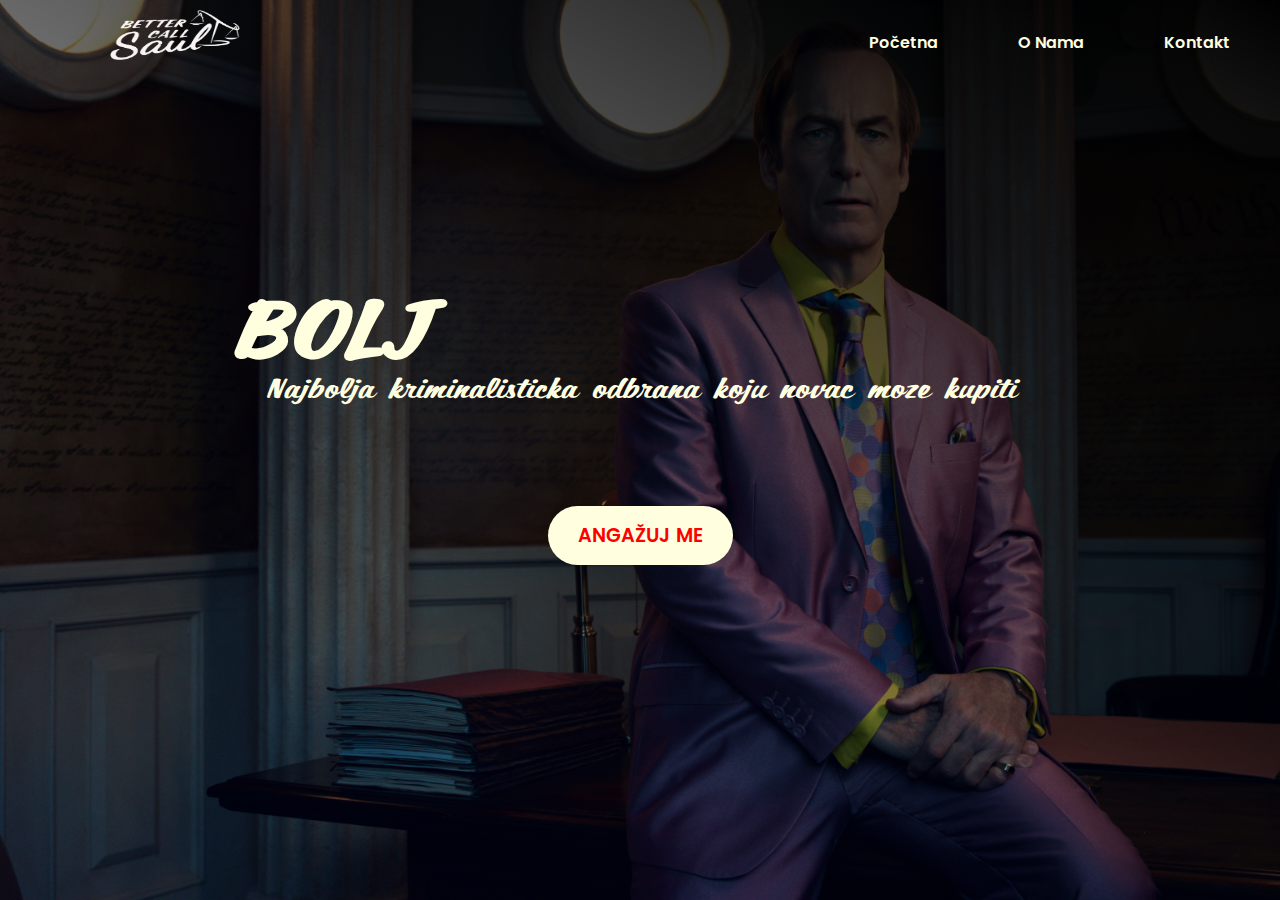
<file: BCS first website ever/index.html>
<!DOCTYPE html>
<html>
<head>
	
	<meta charset="utf-8">
	<meta name="viewport" content="width=device-width, initial-scale=1.0">
	<title>Poečetna</title>
	
	<link rel="stylesheet" type="text/css" href="style.css">
	<link rel="preconnect" href="https://fonts.googleapis.com">
<link rel="preconnect" href="https://fonts.gstatic.com" crossorigin>
<link href="https://fonts.googleapis.com/css2?family=Poppins:ital,wght@0,200;0,600;1,200&display=swap" rel="stylesheet">
</head>
<body>
<header>
	<img class="logo"src="img/logo1.png">
		
	<div class="main-menu">
		<ul>
			<li><a href="index.html">Početna</a></li>
			<li><a href="ONama.html">O nama</a></li>
			
			<li><a href="kontakt.html">Kontakt</a></li>
		</ul>
		
	</div>
</header>
<div class="tx">
	
	<h1>BOLJE POZOVI SAULA</h1>
	<p>Najbolja kriminalisticka odbrana koju novac moze kupiti</p>
</div>

<div class="container">
	<a href="kontakt.html"><button class='btn'>ANGAŽUJ ME</button></a>
	


</div>



<script src="script.js"></script>
</body>
</html>
</file>
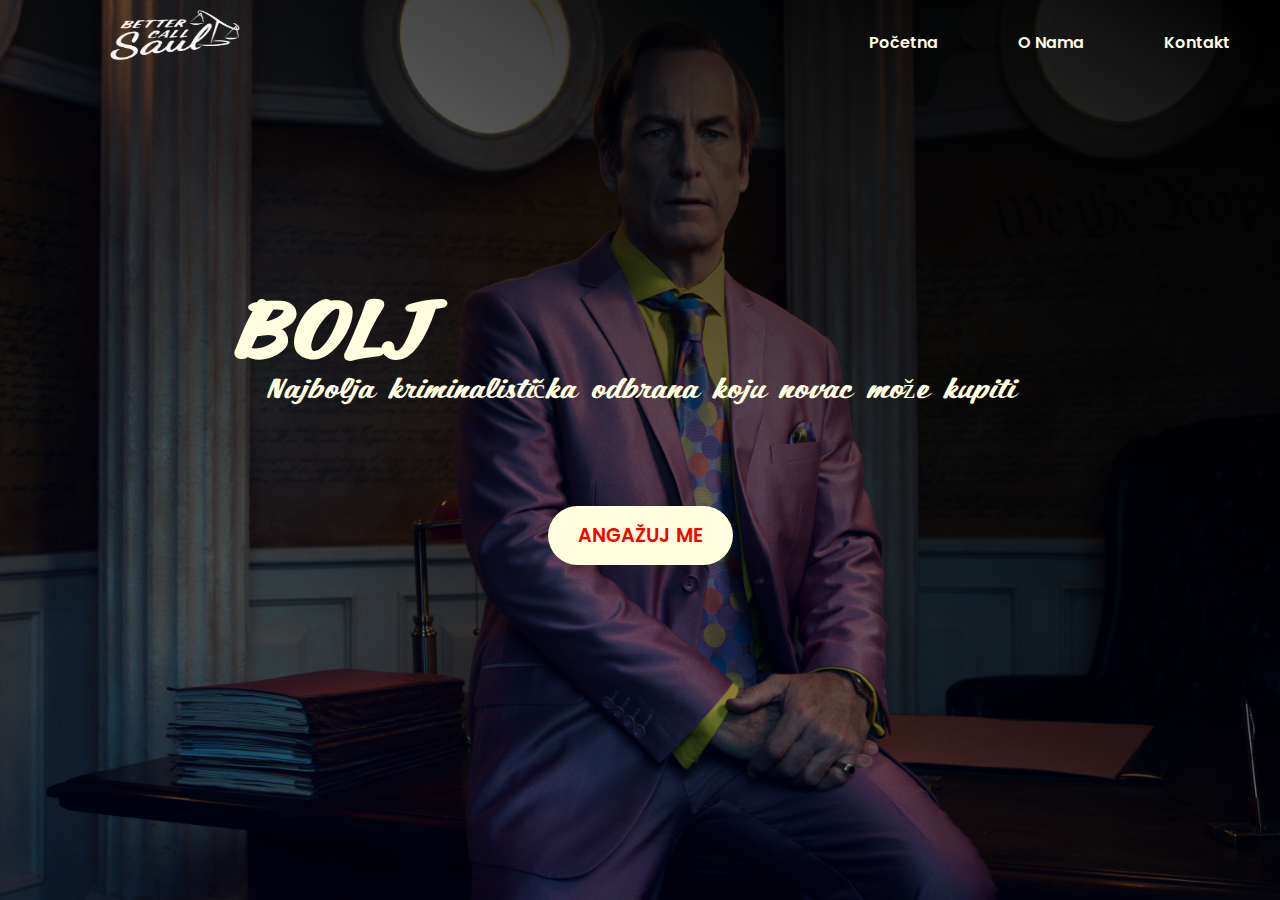
<file: epos-main/BCS first website ever/index.html>
<!DOCTYPE html>
<html>
<head>
	<meta charset="utf-8">
	<meta name="viewport" content="width=device-width, initial-scale=1.0">
	<title>Poečetna</title>
	<link rel="stylesheet" type="text/css" href="css/style.css">
	<link rel="preconnect" href="https://fonts.googleapis.com">
	<link rel="preconnect" href="https://fonts.gstatic.com" crossorigin>
	<link href="https://fonts.googleapis.com/css2?family=Poppins:ital,wght@0,200;0,600;1,200&display=swap" rel="stylesheet">
	<style>
		.burger {
			display: none;
			flex-direction: column;
			cursor: pointer;
			padding: 20px;
		}

		.burger div {
			width: 25px;
			height: 3px;
			background-color: lightyellow;
			margin: 4px;
			transition: 0.4s;
		}

		@media (max-width: 760px) {
			header {
				flex-wrap: wrap;
				align-items: center;
			}
			.burger {
				display: flex;
			}
			.main-menu ul {
				display: none;
				flex-direction: column;
            align-items: center;
				width: 100%;
				background-color: #000000;
				position: absolute;
				top: 80px;
				left: 0;
				z-index: 10;
			}
			.main-menu ul.active {
				display: flex;
			}
			.main-menu ul li {
				text-align: center;
				margin: 10px 0;
            width: 150px;
			}
			.tx h1 {
				font-size: 2.5rem;
			}
			.tx p {
				font-size: 1.2rem;
            margin-top: 60px;
			}
			.btn {
				font-size: 1rem;
				padding: 10px 20px;
			}
		}
	</style>
</head>
<body>
<header>
	<img class="logo" src="img/logo1.png">

	<div class="burger" id="burger">
		<div></div>
		<div></div>
		<div></div>
	</div>

	<div class="main-menu">
		<ul id="nav-links">
			<li><a href="index.html">Početna</a></li>
			<li><a href="ONama.html">O nama</a></li>
			<li><a href="kontakt.html">Kontakt</a></li>
		</ul>
	</div>
</header>

<div class="tx">
	<h1>BOLJE POZOVI SAULA</h1>
	<p>Najbolja kriminalistička odbrana koju novac može kupiti</p>
</div>

<div class="container">
	<a href="kontakt.html"><button class='btn'>ANGAŽUJ ME</button></a>
</div>

<script src="js/script.js"></script>
</body>
</html>
</file>
<file: BCS first website ever/style.css>
@font-face{
font-family: 'saul';
src: url(sus.ttf);
font-style: normal;
}

*{
margin: 0;
padding: 0;
box-sizing: border-box;

}
body{
background:linear-gradient(30deg,rgba(0,0,0,0.1),black),url(img/saul3.jpg);

background-size: cover;

height: 100vh;
}
header{
	display: flex;
	justify-content:space-between;
	height: 80px;
	


}
.tx h1{
text-align: center;
font-family:'saul';
font-size: 5rem;
color:lightyellow;
word-spacing: 10px;
margin-top: 150px;

}
.logo{
	width: 150px;
	height: 70px;
	padding: 10px 10px;
	margin-left: 100px;
}


.main-menu ul{
list-style-type: none;
display: flex;

width: 100%;



}
.main-menu ul li{
padding: 10px 30px;

border-radius: 20px;
margin-right:20px;
margin-top: 20px;
border: none;
}

.main-menu ul li::after{
content: '';
width: 0;
height: 2px;

background-color:#E63029 ;
display: block;
margin: auto;
transition: 0.4s;

}
.main-menu ul li:hover::after{
	width: 100%;
}


.main-menu ul li a{
	text-decoration: none;
	color: lightyellow;
	font-family: 'Poppins', sans-serif;
	font-weight: 600;
	text-transform: capitalize;

}
@media(max-width: 760px){
	.main-menu ul{
		display: none;
	}
	.tx h1{
		font-size: 50px;
		word-break: break-word;
	}

}


.container{
	display: flex;
	justify-content: center;
}
.btn{
margin-top:0px;
padding: 15px 30px;
border-radius: 30px;
border: none;
background-color:lightyellow;
font-size: 1.2rem;
color:red;
font-family:'Poppins', sans-serif;
font-weight:600;
cursor: pointer;
}




.btn:hover{
transition: 0.2s;
cursor: pointer;
}
.tx h1 span{
	opacity: 0;
	transform: translateY(0px);
	transition: all 0.5s ease;
	display: inline-block;
}

.tx p{
color: lightyellow;
font-size: 1.7rem;
font-family: 'saul';
word-spacing: 7px;
text-align: center;
margin-top: 40px;
margin-bottom: 100px;
}
 
.tx .anim{
	transform: translateY(50px);
	opacity: 1;
	
}
.kontakt{
position: relative;
min-height: 80vh;
padding: 0px 100px;
display: flex;
justify-content: center;
align-items: center;
flex-direction: column;

}
.content{
max-width: 800px;


}
.Onama{
	background:rgba(0, 0, 0, 0.8) url('img/kontakt.jpg');
	background-blend-mode: darken;
	background-size: cover;
	height: 100vh;
}
.content h2{
font-size: 40px;
font-family: 'Poppins', sans-serif;
color: whitesmoke;
text-align: center;
}
.content p{
color: whitesmoke;
text-align: center;
font-size: 17px;
font-family: 'Poppins', sans-serif;
}

h3{
color: #E63029;
font-family: 'Poppins', sans-serif;

}
.text{
	display: flex;
	flex-direction: column;
}

.text p{
	font-family: 'Poppins', sans-serif;
	color: white;
}
.wraper
{

	width: 100%;
	display: flex;
	justify-content: center;
	align-items: center;
	margin-top: 30px;

}
.informacije{
width: 50%;
}
.box{
	padding: 20px 0;
	position: relative;
	display: flex;

}
.box .icon{
	min-width: 60px;
	height: 60px;
	background-color: white;
	display: flex;
	justify-content: center;
	align-items: center;
	font-size: 22px;
	border-radius: 50%;
	margin-right: 10px;


}
.forma{
width: 40%;
padding: 25px;
background-color: white;
display: flex;
justify-content: center;
border-radius: 30px;
}
form h2{

	font-size: 40px;
	color: #E63029;
	font-family:'Poppins', sans-serif;
	text-transform: capitalize;
	

}
.input{
	width: 100%;
	margin-top: 20px;
	position: relative;

}
.input input{
	width: 100%;
	padding: 10px 0;
	border:none ;
	margin-bottom: 10px;
	border-bottom: 2px solid black;
	outline: none;
	
	font-size: 16px;

}
textarea{
width: 100%;
height: 40px;
font-family: 'Poppins', sans-serif ;
color: black;

border: none;
border-bottom:  2px solid black;
resize: none;
}






.input input[type="submit"]
{
	width: 100px;
	padding: 10px;
	background-color: red;
	color: white;
	border: none;
	cursor: pointer;
	border-radius: 10px;
}


.ABOUTUS{
background:#701512;
height: 210%;
background-blend-mode: darken; 

}

.cont{
display: flex;
justify-content: space-evenly;
padding:0px;
align-items:center;
background-color: #B0211C;
margin:0 60px;
height: 800px;
margin-bottom: 40px;
}
.tekst{
width:40%;
background-color: whitesmoke;
height: 620px;
display: flex;
flex-direction: column;
-webkit-box-shadow: -6px 1px 22px 2px black;
-moz-box-shadow: -6px 2px 22px 2px black;
box-shadow: -6px 2px 22px 2px black;

border-radius: 30px;

}
.slike
{
	max-width:50%;
	display: flex;
	justify-content:flex-start;

	
}


.slike img{
height: 100%;
width: 100%;
object-fit: contain;
border-radius: 30px;
-webkit-box-shadow: 0px 3px 0px 18px rgba(255,0,0,1);
-moz-box-shadow: 0px 3px 0px 18px rgba(255,0,0,1);
box-shadow: 0px 3px 0px 18px rgb(90, 21, 21);



}
.tekst h1{
text-align: center;
font-family: 'saul';
color: red;
padding: 10px;
font-size: 60px;
margin-top: 10px;
margin-bottom: 26px;

}
.tekst h2{
text-align-last: center;
font-family: 'saul';

}
.tekst p{

	font-family: 'Poppins', sans-serif;
	color:red;
	text-align: left;
	font-size: 19px;
	padding: 0px 30px;
}
 p span{
 	font-weight: bold;
 	color: #D62822;

 }

 .szv{
 	width: 200px;
	padding: 20px;
	background-color: red;
	color: white;
	border: none;
	cursor: pointer;
	border-radius: 10px;
	margin: auto;

 }
 .szv a{
 	text-decoration: none;
 	color: white;
 	font-size: 19px;
 }
 .cont-2{
margin: 0 60px;
height: 600px;
display: flex;
padding:0px;
flex-direction: column;
background-color: #B0211C;
justify-content: space-evenly;
 }
 .cont-2 h1{
text-align: center;
font-family: 'saul';
color: lightyellow;
padding: 10px;
font-size: 50px;
word-spacing: 10px;


 }
 .klijenti{
 	display: flex;
 	justify-content: space-evenly;
 }
.klijent{
display: flex;
flex-direction: column;
width: 25%;
align-items: center;
padding: 10px 20px;


}

 .klijent img{
 	width :150px;
 	height: 150px;
 	border-radius: 50%;

 }
 .klijent h2{
	color: lightyellow;
 	font-family:'Poppins', sans-serif; ;
 	margin-bottom: 14px;
 }
 .klijent p{
 	color: lightyellow;
 	font-family:'Poppins', sans-serif; ;
 	font-size: 14px;
 	text-align: center;
 }
 .walt {
 	border-right: 2px solid #FC2F28;
 	border-left: 2px solid #FC2F28;;
 }
 .overlay {
    display: none;
    position: fixed;
    bottom: 0;
    top: 0;
    left: 0;
    right: 0;
    width: 100%;
    height: 100%;
    z-index: 100;
    background-color: rgba(0, 0, 0, 0.5);
}

.amogus{
	display: none;
    position: fixed;
    top: 100px;
    left: 500px;
    width: 100%;
    height: 100%;
    z-index: 101;
 	

}
</file>
<file: epos-main/BCS first website ever/css/style.css>
@font-face {
   font-family: 'saul';
   src: url(../fonts/sus.ttf);
   font-style: normal;
}

* {
   margin: 0;
   padding: 0;
   box-sizing: border-box;

}

body {
   background: linear-gradient(30deg, rgba(0, 0, 0, 0.1), black), url(../img/saul3.jpg);

   background-size: cover;
   background-position: 50%;

   height: 100vh;
}

header {
   display: flex;
   justify-content: space-between;
   height: 80px;



}

.tx h1 {
   text-align: center;
   font-family: 'saul';
   font-size: 5rem;
   color: lightyellow;
   word-spacing: 10px;
   margin-top: 150px;

}

.logo {
   width: 150px;
   height: 70px;
   padding: 10px 10px;
   margin-left: 100px;
}


.main-menu ul {
   list-style-type: none;
   display: flex;

   width: 100%;



}

.main-menu ul li {
   padding: 10px 30px;

   border-radius: 20px;
   margin-right: 20px;
   margin-top: 20px;
   border: none;
}

.main-menu ul li::after {
   content: '';
   width: 0;
   height: 2px;

   background-color: #E63029;
   display: block;
   margin: auto;
   transition: 0.4s;

}

.main-menu ul li:hover::after {
   width: 100%;
}


.main-menu ul li a {
   text-decoration: none;
   color: lightyellow;
   font-family: 'Poppins', sans-serif;
   font-weight: 600;
   text-transform: capitalize;

}

@media(max-width: 760px) {
   .main-menu ul {
      display: none;
   }

   .tx h1 {
      font-size: 50px;
      word-break: break-word;
   }

}


.container {
   display: flex;
   justify-content: center;
}

.btn {
   margin-top: 0px;
   padding: 15px 30px;
   border-radius: 30px;
   border: none;
   background-color: lightyellow;
   font-size: 1.2rem;
   color: red;
   font-family: 'Poppins', sans-serif;
   font-weight: 600;
   cursor: pointer;
   transition: all 0.3s ease;
}
.btn:hover {
   transform: translateY(-5px);
   background: #FC2F28;
   color: antiquewhite;

}



.btn:hover {
   transition: 0.2s;
   cursor: pointer;
}

.tx h1 span {
   opacity: 0;
   transform: translateY(0px);
   transition: all 0.5s ease;
   display: inline-block;
}

.tx p {
   color: lightyellow;
   font-size: 1.7rem;
   font-family: 'saul';
   word-spacing: 7px;
   text-align: center;
   margin-top: 40px;
   margin-bottom: 100px;
}

.tx .anim {
   transform: translateY(50px);
   opacity: 1;

}

.kontakt {
   position: relative;
   min-height: 80vh;
   padding: 0px 100px;
   display: flex;
   justify-content: center;
   align-items: center;
   flex-direction: column;

}

.content {
   max-width: 800px;


}

.Onama {
   background: rgba(0, 0, 0, 0.8) url('img/kontakt.jpg');
   background-blend-mode: darken;
   background-size: cover;
   height: 100vh;
}

.content h2 {
   font-size: 40px;
   font-family: 'Poppins', sans-serif;
   color: whitesmoke;
   text-align: center;
}

.content p {
   color: whitesmoke;
   text-align: center;
   font-size: 17px;
   font-family: 'Poppins', sans-serif;
}

h3 {
   color: #E63029;
   font-family: 'Poppins', sans-serif;

}

.text {
   display: flex;
   flex-direction: column;
}

.text p {
   font-family: 'Poppins', sans-serif;
   color: white;
}

.wraper {

   width: 100%;
   display: flex;
   justify-content: center;
   align-items: center;
   margin-top: 30px;

}

.informacije {
   width: 50%;
}

.box {
   padding: 20px 0;
   position: relative;
   display: flex;

}

.box .icon {
   min-width: 60px;
   height: 60px;
   background-color: white;
   display: flex;
   justify-content: center;
   align-items: center;
   font-size: 22px;
   border-radius: 50%;
   margin-right: 10px;


}

.forma {
   width: 40%;
   padding: 25px;
   background-color: white;
   display: flex;
   justify-content: center;
   border-radius: 30px;
}

form h2 {

   font-size: 40px;
   color: #E63029;
   font-family: 'Poppins', sans-serif;
   text-transform: capitalize;


}

.input {
   width: 100%;
   margin-top: 20px;
   position: relative;

}

.input input {
   width: 100%;
   padding: 10px 0;
   border: none;
   margin-bottom: 10px;
   border-bottom: 2px solid black;
   outline: none;

   font-size: 16px;

}

textarea {
   width: 100%;
   height: 40px;
   font-family: 'Poppins', sans-serif;
   color: black;

   border: none;
   border-bottom: 2px solid black;
   resize: none;
}






.input input[type="submit"] {
   width: 100px;
   padding: 10px;
   background-color: red;
   color: white;
   border: none;
   cursor: pointer;
   border-radius: 10px;
   transition: all 0.3s ease;
}


.ABOUTUS {
   background: #701512;
   height: 210%;
   background-blend-mode: darken;

}

.cont {
   display: flex;
   justify-content: space-evenly;
   padding: 0px;
   align-items: center;
   background-color: #B0211C;
   margin: 0 60px;
   height: 800px;
   margin-bottom: 40px;
}

.tekst {
   width: 40%;
   background-color: whitesmoke;
   height: 620px;
   display: flex;
   flex-direction: column;
   -webkit-box-shadow: -6px 1px 22px 2px black;
   -moz-box-shadow: -6px 2px 22px 2px black;
   box-shadow: -6px 2px 22px 2px black;

   border-radius: 30px;

}

.slike {
   max-width: 50%;
   display: flex;
   justify-content: flex-start;
   overflow: hidden;
   border: 10px solid rgb(144, 6, 6);
   
   border-radius: 30px;
}


.slike img {
   height: 100%;
   width: 100%;
   object-fit: contain;
   /* -webkit-box-shadow: 0px 3px 0px 18px rgba(255, 0, 0, 1);
   -moz-box-shadow: 0px 3px 0px 18px rgba(255, 0, 0, 1);
   box-shadow: 0px 3px 0px 18px rgb(90, 21, 21); */
   transition: all 0.3s ease;


}

.slike:hover img {
   transform: scale(1.2);
}

.tekst h1 {
   text-align: center;
   font-family: 'saul';
   color: red;
   padding: 10px;
   font-size: 60px;
   margin-top: 10px;
   margin-bottom: 26px;

}

.tekst h2 {
   text-align-last: center;
   font-family: 'saul';

}

.tekst p {

   font-family: 'Poppins', sans-serif;
   color: red;
   text-align: left;
   font-size: 19px;
   padding: 0px 30px;
}

p span {
   font-weight: bold;
   color: #D62822;

}

.szv {
   width: 200px;
   padding: 20px;
   background-color: red;
   color: white;
   border: none;
   cursor: pointer;
   border-radius: 10px;
   margin: auto;
   transition: all 0.3s ease;

}
.szv:hover {
   transform: translateY(-5px);
   background: #FC2F28;
   color: antiquewhite;

}

.szv a {
   text-decoration: none;
   color: white;
   font-size: 19px;
}

.cont-2 {
   margin: 0 60px;
   height: 600px;
   display: flex;
   padding: 0px;
   flex-direction: column;
   background-color: #B0211C;
   justify-content: space-evenly;
}

.cont-2 h1 {
   text-align: center;
   font-family: 'saul';
   color: lightyellow;
   padding: 10px;
   font-size: 50px;
   word-spacing: 10px;


}

.klijenti {
   display: flex;
   justify-content: space-evenly;
}

.klijent {
   display: flex;
   flex-direction: column;
   width: 25%;
   align-items: center;
   padding: 10px 20px;


}

.klijent img {
   width: 150px;
   height: 150px;
   border-radius: 50%;

}

.klijent h2 {
   color: lightyellow;
   font-family: 'Poppins', sans-serif;
   ;
   margin-bottom: 14px;
}

.klijent p {
   color: lightyellow;
   font-family: 'Poppins', sans-serif;
   ;
   font-size: 14px;
   text-align: center;
}

.walt {
   border-right: 2px solid #FC2F28;
   border-left: 2px solid #FC2F28;
   ;
}

.overlay {
   display: none;
   position: fixed;
   bottom: 0;
   top: 0;
   left: 0;
   right: 0;
   width: 100%;
   height: 100%;
   z-index: 100;
   background-color: rgba(0, 0, 0, 0.5);
}

.amogus {
   display: none;
   position: fixed;
   top: 100px;
   left: 500px;
   width: 100%;
   height: 100%;
   z-index: 101;


}

.input input[type="submit"]:hover {
   transform: translateY(-5px);
   background: #FC2F28;
   color: antiquewhite;
}
</file>
